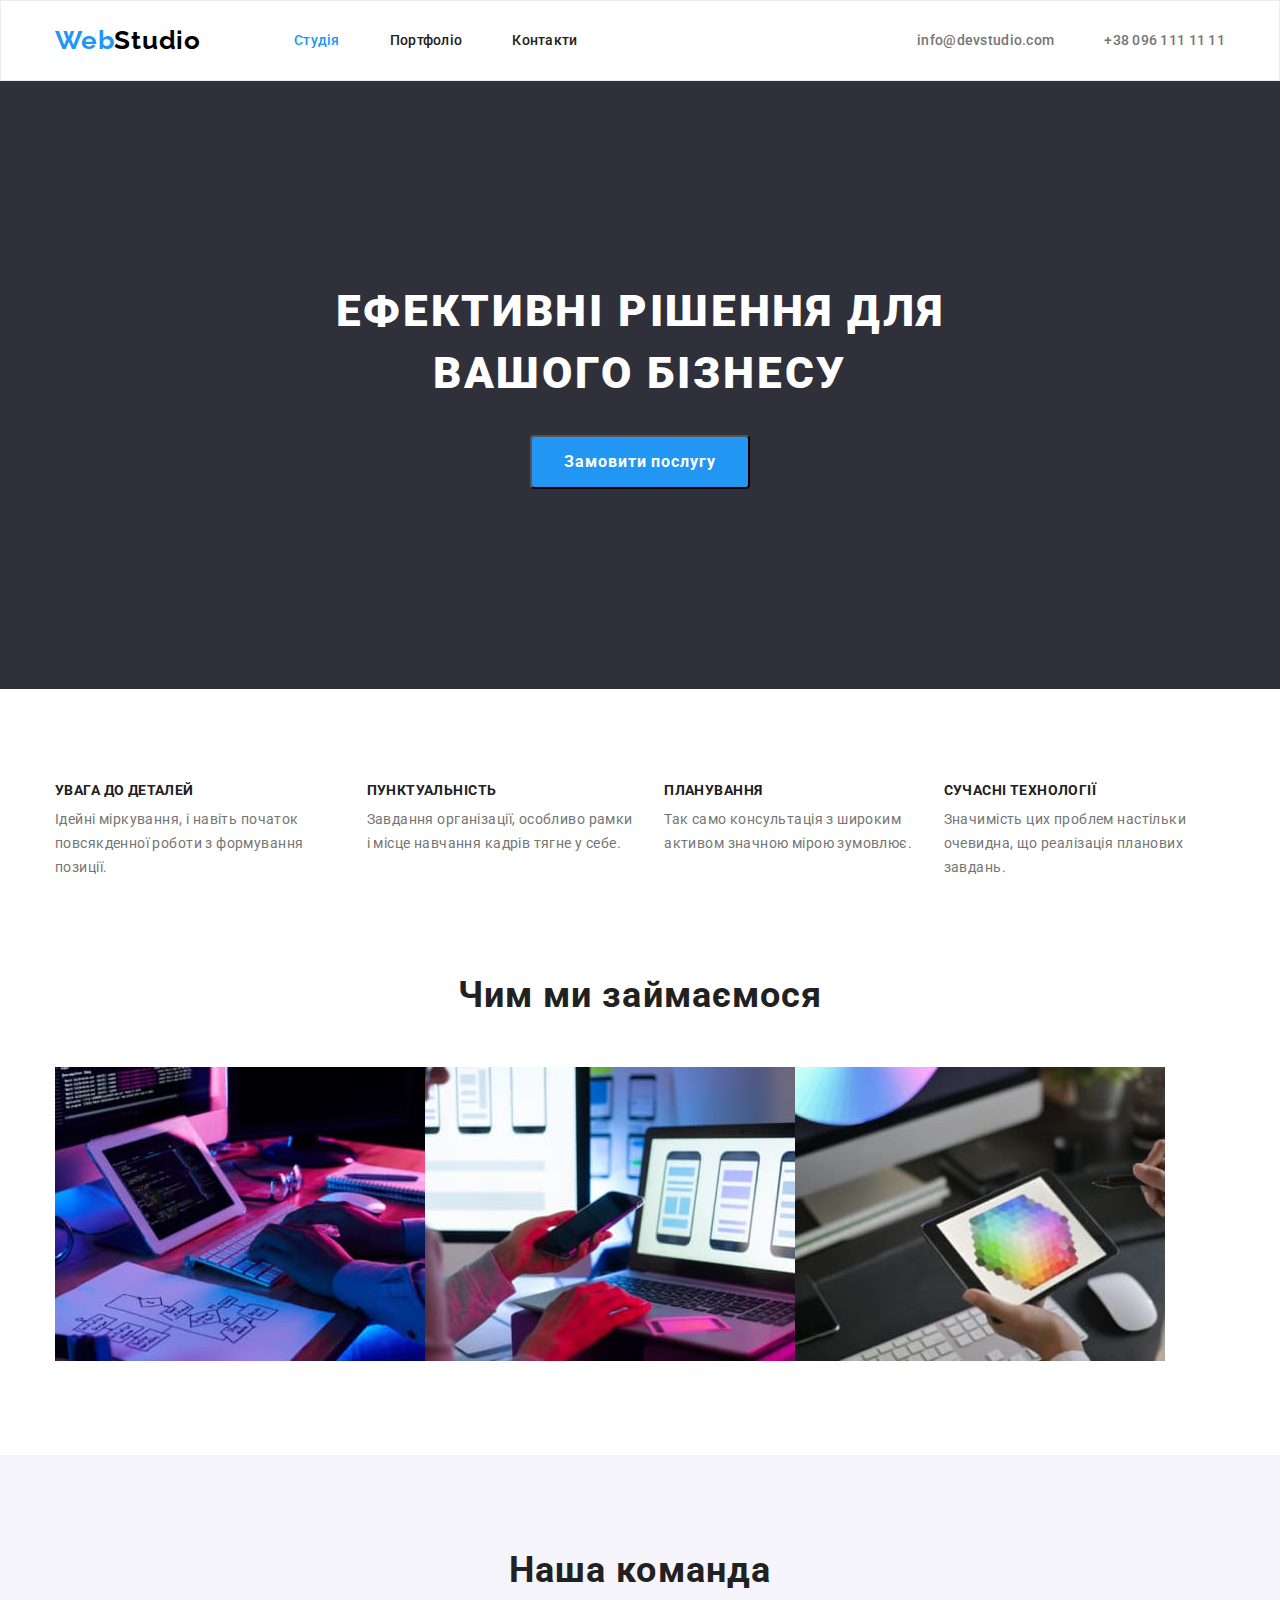
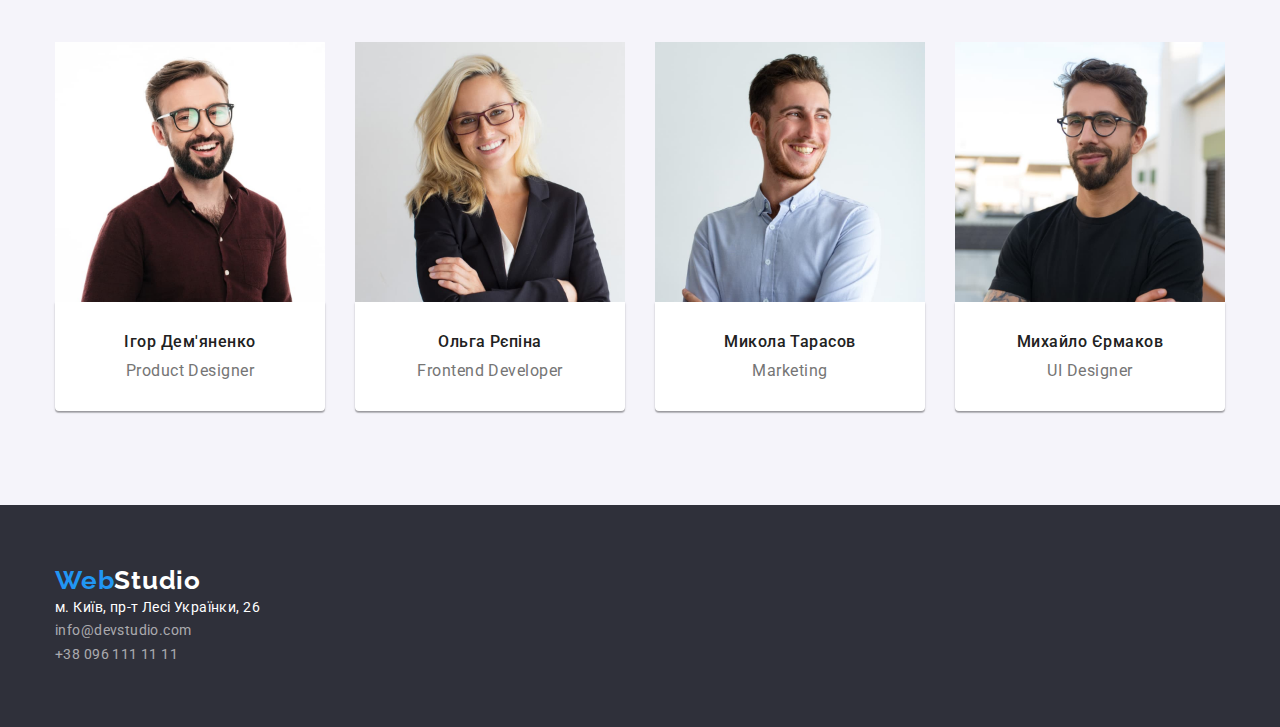
<file: index.html>
<!DOCTYPE html>
<html lang="uk">
  <head>
    <meta charset="UTF-8" />
    <meta http-equiv="X-UA-Compatible" content="IE=edge" />
    <meta name="viewport" content="width=device-width, initial-scale=1.0" />
    <title>Студія</title>
    <link rel="preconnect" href="https://fonts.googleapis.com" />
    <link rel="preconnect" href="https://fonts.gstatic.com" crossorigin />
    <link
      href="https://fonts.googleapis.com/css2?family=Raleway:wght@700&family=Roboto:wght@400;500;700;900&display=swap"
      rel="stylesheet"
    />
    <link
      rel="stylesheet"
      href="https://cdnjs.cloudflare.com/ajax/libs/modern-normalize/1.1.0/modern-normalize.min.css"
    />
    <link rel="stylesheet" href="./css/styles.css" />
  </head>
  <body>
    <!--Шапка сайта-->
    <header class="header">
      <div class="container header-box">
        <nav class="header-nav">
          <a href="index.html" class="header-logo"
            >Web<span class="accent-logo-header">Studio</span></a
          >
          <ul class="header-list-nav list">
            <li class="header-item"><a href="index.html" class="header-link current">Студія</a></li>
            <li class="header-item">
              <a href="portfolio.html" class="header-link">Портфоліо</a>
            </li>
            <li class="header-item"><a href="/" class="header-link">Контакти</a></li>
          </ul>
        </nav>
        <ul class="header-list list">
          <li class="header-item">
            <a href="mailto:info@devstudio.com" class="header-contact">info@devstudio.com</a>
          </li>
          <li class="header-item">
            <a href="tel:+380961111111" class="header-contact">+38 096 111 11 11</a>
          </li>
        </ul>
      </div>
    </header>
    <main>
      <!--Герой-->
      <section class="hero">
        <div class="container">
          <h1 class="hero-title">Ефективні рішення для вашого бізнесу</h1>
          <button type="button" class="hero-btn">Замовити послугу</button>
        </div>
      </section>
      <!--Особенности-->
      <section class="section sec-padding-bot-0">
        <div class="container">
          <h2 class="visually-hidden">Особливості</h2>
          <ul class="peculiarities-list list">
            <li class="peculiarities-item">
              <h3 class="peculiarities-title">Увага до деталей</h3>
              <p class="peculiarities-description">
                Ідейні міркування, і навіть початок повсякденної роботи з формування позиції.
              </p>
            </li>
            <li class="peculiarities-item">
              <h3 class="peculiarities-title">Пунктуальність</h3>
              <p class="peculiarities-description">
                Завдання організації, особливо рамки і місце навчання кадрів тягне у себе.
              </p>
            </li>
            <li class="peculiarities-item">
              <h3 class="peculiarities-title">Планування</h3>
              <p class="peculiarities-description">
                Так само консультація з широким активом значною мірою зумовлює.
              </p>
            </li>
            <li class="peculiarities-item">
              <h3 class="peculiarities-title">Сучасні технології</h3>
              <p class="peculiarities-description">
                Значимість цих проблем настільки очевидна, що реалізація планових завдань.
              </p>
            </li>
          </ul>
        </div>
      </section>
      <!--Чем мы занимаемся-->
      <section class="section">
        <div class="container">
          <h2 class="work-title">Чим ми займаємося</h2>
          <ul class="work-list list">
            <li class="work-item"><img src="./images/img-1.jpg" width="370" alt="технології" /></li>
            <li class="work-item">
              <img src="./images/img-2.jpg" width="370" alt="комунікація" />
            </li>
            <li class="work-item"><img src="./images/img-3.jpg" width="370" alt="малювання" /></li>
          </ul>
        </div>
      </section>
      <!--Наша команда-->
      <section class="section workers">
        <div class="container">
          <h2 class="team-title">Наша команда</h2>
          <ul class="workers-list list">
            <li class="workers-item">
              <img src="./images/worker-11.jpg" width="270" alt="працівник-1" class="img-workers" />
              <div class="card-workers">
                <h3 class="workers-title">Ігор Дем'яненко</h3>
                <p lang="en" class="workers-description">Product Designer</p>
              </div>
            </li>
            <li class="workers-item">
              <img src="./images/worker-12.jpg" width="270" alt="працівник-2" class="img-workers" />
              <div class="card-workers">
                <h3 class="workers-title">Ольга Рєпіна</h3>
                <p lang="en" class="workers-description">Frontend Developer</p>
              </div>
            </li>
            <li class="workers-item">
              <img src="./images/worker-13.jpg" width="270" alt="працівник-3" class="img-workers" />
              <div class="card-workers">
                <h3 class="workers-title">Микола Тарасов</h3>
                <p lang="en" class="workers-description">Marketing</p>
              </div>
            </li>
            <li class="workers-item">
              <img src="./images/worker-14.jpg" width="270" alt="працівник-4" class="img-workers" />
              <div class="card-workers">
                <h3 class="workers-title">Михайло Єрмаков</h3>
                <p lang="en" class="workers-description">UI Designer</p>
              </div>
            </li>
          </ul>
        </div>
      </section>
    </main>
    <!--Подвал-->
    <footer class="footer">
      <div class="container">
        <a href="index.html" class="footer-logo"
          >Web<span class="accent-logo-footer">Studio</span></a
        >
        <address class="add">
          <ul class="footer-list list">
            <li class="footer-add">
              <a
                href="https://goo.gl/maps/QgjhshZsRdCma7ik6"
                target="_blank"
                rel="noopener noreferrer nofollow"
                class="footer-link-add"
                >м. Київ, пр-т Лесі Українки, 26</a
              >
            </li>
            <li class="footer-mail">
              <a href="mailto:info@devstudio.com" class="footer-link">info@devstudio.com</a>
            </li>
            <li class="footer-contact">
              <a href="tel:+380961111111" class="footer-link">+38 096 111 11 11</a>
            </li>
          </ul>
        </address>
      </div>
    </footer>
  </body>
</html>
</file>
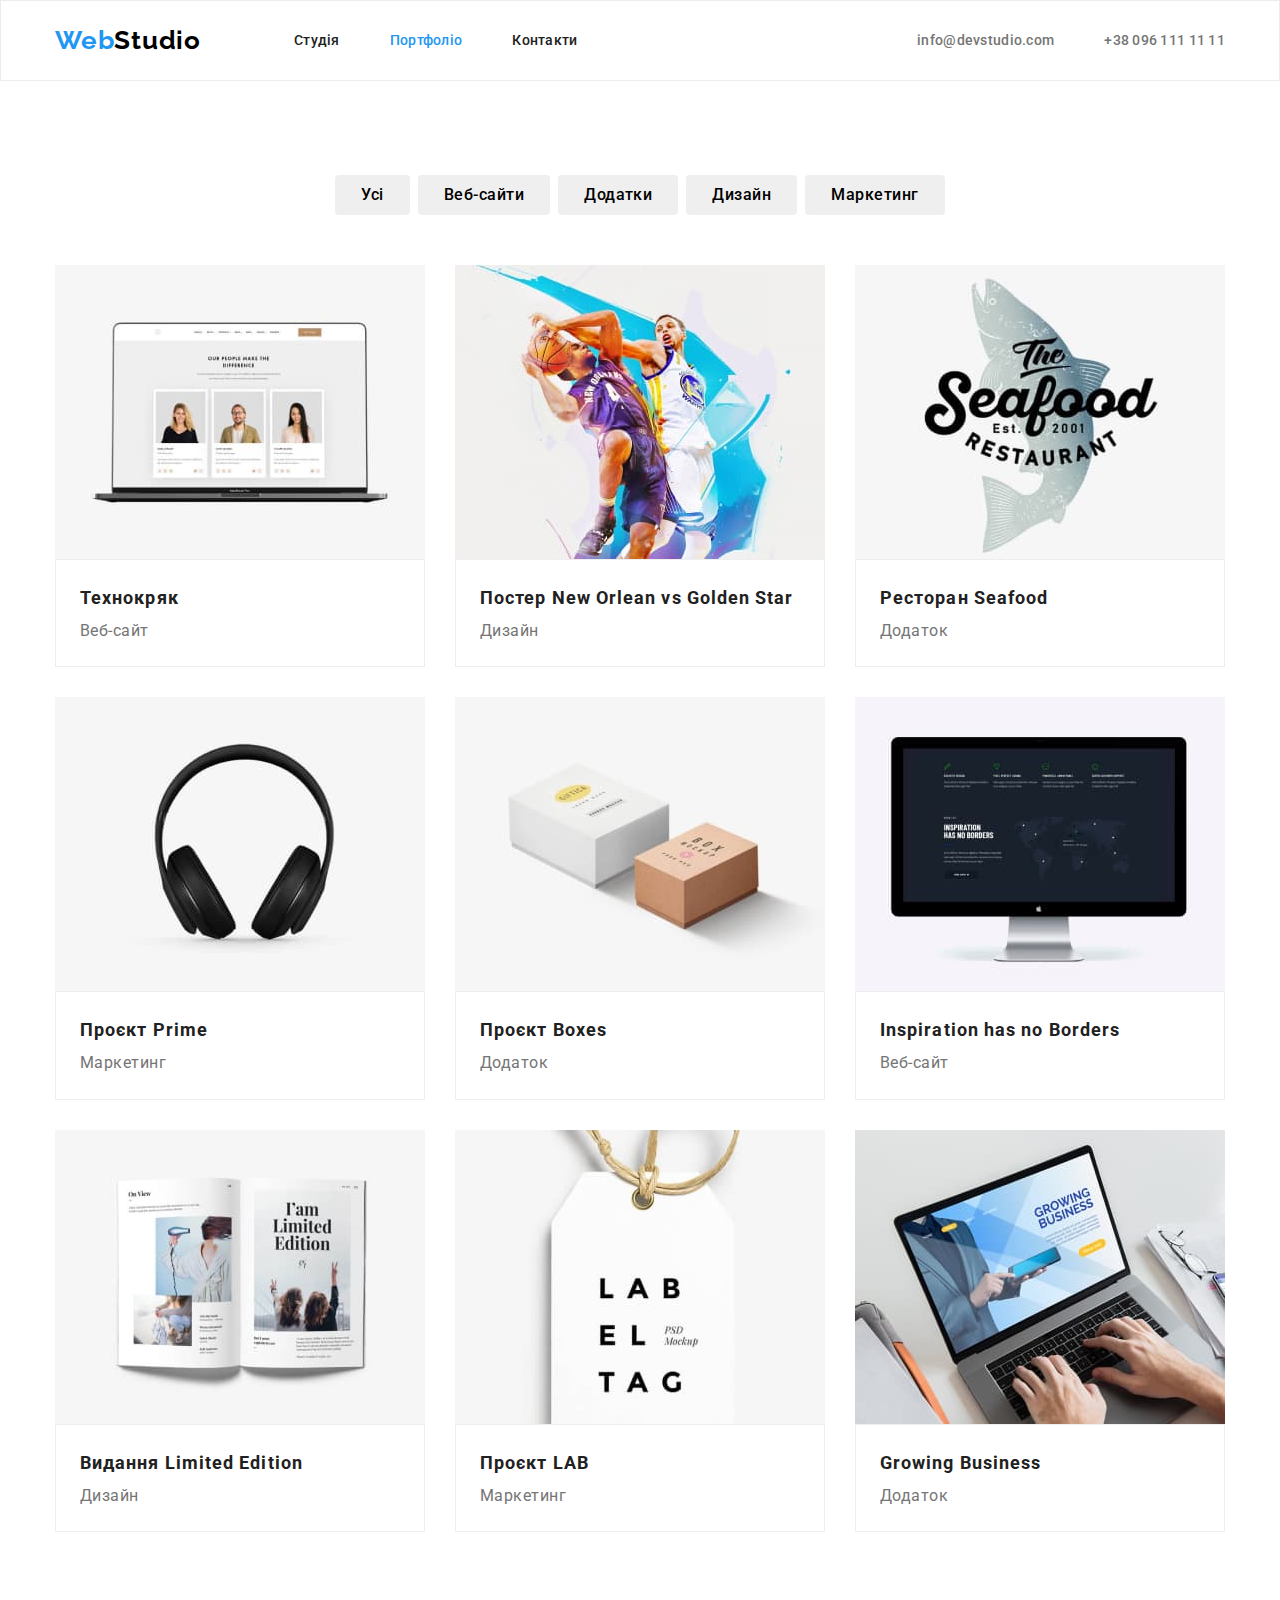
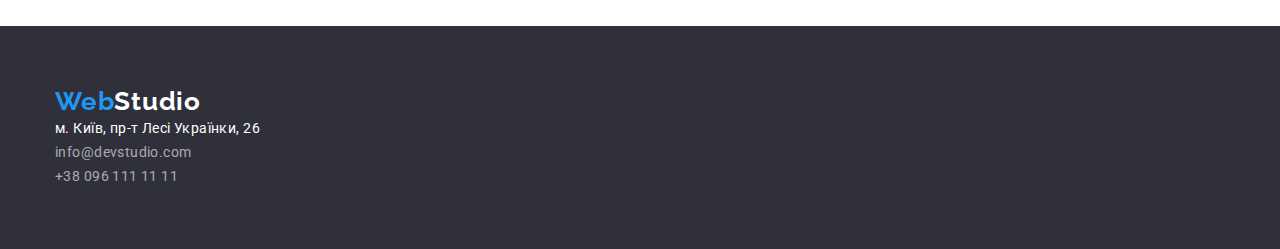
<file: portfolio.html>
<!DOCTYPE html>
<html lang="en">
  <head>
    <meta charset="UTF-8" />
    <meta http-equiv="X-UA-Compatible" content="IE=edge" />
    <meta name="viewport" content="width=device-width, initial-scale=1.0" />
    <title>Портфоліо</title>
    <link rel="preconnect" href="https://fonts.googleapis.com" />
    <link rel="preconnect" href="https://fonts.gstatic.com" crossorigin />
    <link
      href="https://fonts.googleapis.com/css2?family=Raleway:wght@700&family=Roboto:wght@400;500;700;900&display=swap"
      rel="stylesheet"
    />
    <link
      rel="stylesheet"
      href="https://cdnjs.cloudflare.com/ajax/libs/modern-normalize/1.1.0/modern-normalize.min.css"
    />
    <link rel="stylesheet" href="./css/styles.css" />
  </head>
  <body>
    <!--Шапка сайта-->
    <header class="header">
      <div class="container header-box">
        <nav class="header-nav">
          <a href="index.html" class="header-logo"
            >Web<span class="accent-logo-header">Studio</span></a
          >
          <ul class="header-list-nav list">
            <li class="header-item"><a href="index.html" class="header-link">Студія</a></li>
            <li class="header-item">
              <a href="portfolio.html" class="header-link current">Портфоліо</a>
            </li>
            <li class="header-item"><a href="/" class="header-link">Контакти</a></li>
          </ul>
        </nav>
        <ul class="header-list list">
          <li class="header-item">
            <a href="mailto:info@devstudio.com" class="header-contact">info@devstudio.com</a>
          </li>
          <li class="header-item">
            <a href="tel:+380961111111" class="header-contact">+38 096 111 11 11</a>
          </li>
        </ul>
      </div>
    </header>
    <main>
      <!--Кнопки-фильтры-->
      <section class="section">
        <div class="container">
          <h1 class="visually-hidden">Портфоліо</h1>
          <ul class="portfolio-list-btn list">
            <li class="portfolio-item-btn">
              <button type="button" class="portfolio-btn">Усі</button>
            </li>
            <li class="portfolio-item-btn">
              <button type="button" class="portfolio-btn">Веб-сайти</button>
            </li>
            <li class="portfolio-item-btn">
              <button type="button" class="portfolio-btn">Додатки</button>
            </li>
            <li class="portfolio-item-btn">
              <button type="button" class="portfolio-btn">Дизайн</button>
            </li>
            <li class="portfolio-item-btn">
              <button type="button" class="portfolio-btn">Маркетинг</button>
            </li>
          </ul>
          <!--Проекты-->
          <ul class="portfolio-list-photo list">
            <li class="portfolio-item">
              <img src="./images/img10.jpg" width="370" alt="приклад-роботи-1" />
              <div class="card">
                <h2 class="portfolio-title">Технокряк</h2>
                <p class="portfolio-description">Веб-сайт</p>
              </div>
            </li>
            <li class="portfolio-item">
              <img src="./images/img11.jpg" width="370" alt="приклад-роботи-2" />
              <div class="card">
                <h2 class="portfolio-title">Постер New Orlean vs Golden Star</h2>
                <p class="portfolio-description">Дизайн</p>
              </div>
            </li>
            <li class="portfolio-item">
              <img src="./images/img12.jpg" width="370" alt="приклад-роботи-3" />
              <div class="card">
                <h2 class="portfolio-title">Ресторан Seafood</h2>
                <p class="portfolio-description">Додаток</p>
              </div>
            </li>
            <li class="portfolio-item">
              <img src="./images/img13.jpg" width="370" alt="приклад-роботи-4" />
              <div class="card">
                <h2 class="portfolio-title">Проєкт Prime</h2>
                <p class="portfolio-description">Маркетинг</p>
              </div>
            </li>
            <li class="portfolio-item">
              <img src="./images/img14.jpg" width="370" alt="приклад-роботи-5" />
              <div class="card">
                <h2 class="portfolio-title">Проєкт Boxes</h2>
                <p class="portfolio-description">Додаток</p>
              </div>
            </li>
            <li class="portfolio-item">
              <img src="./images/img15.jpg" width="370" alt="приклад-роботи-6" />
              <div class="card">
                <h2 lang="en" class="portfolio-title">Inspiration has no Borders</h2>
                <p class="portfolio-description">Веб-сайт</p>
              </div>
            </li>
            <li class="portfolio-item">
              <img src="./images/img16.jpg" width="370" alt="приклад-роботи-7" />
              <div class="card">
                <h2 class="portfolio-title">Видання Limited Edition</h2>
                <p class="portfolio-description">Дизайн</p>
              </div>
            </li>
            <li class="portfolio-item">
              <img src="./images/img17.jpg" width="370" alt="приклад-роботи-8" />
              <div class="card">
                <h2 class="portfolio-title">Проєкт LAB</h2>
                <p class="portfolio-description">Маркетинг</p>
              </div>
            </li>
            <li class="portfolio-item">
              <img src="./images/img18.jpg" width="370" alt="приклад-роботи-9" />
              <div class="card">
                <h2 lang="en" class="portfolio-title">Growing Business</h2>
                <p class="portfolio-description">Додаток</p>
              </div>
            </li>
          </ul>
        </div>
      </section>
    </main>
    <!--Подвал-->
    <footer class="footer">
      <div class="container">
        <a href="index.html" class="footer-logo"
          >Web<span class="accent-logo-footer">Studio</span></a
        >
        <address class="add">
          <ul class="footer-list list">
            <li class="footer-add">
              <a
                href="https://goo.gl/maps/QgjhshZsRdCma7ik6"
                target="_blank"
                rel="noopener noreferrer nofollow"
                class="footer-link-add"
                >м. Київ, пр-т Лесі Українки, 26</a
              >
            </li>
            <li class="footer-mail">
              <a href="mailto:info@devstudio.com" class="footer-link">info@devstudio.com</a>
            </li>
            <li class="footer-contact">
              <a href="tel:+380961111111" class="footer-link">+38 096 111 11 11</a>
            </li>
          </ul>
        </address>
      </div>
    </footer>
  </body>
</html>
</file>
<file: css/styles.css>
:root {
  --primary-color: #212121;
  --secondary-color: #757575;
  --accent-add-color: rgba(255, 255, 255, 0.6);
  --accent-color: #2196f3;
  --accent-color-hero: #188ce8;
  --white-color: #ffffff;
  --black-color: #000000;
  --logo-color: #2196f3;
  --background-color: #2f303a;
  --background-color-team: #f5f4fa;
}

img {
  display: block;
}
h1,
h2,
h3,
h4,
h5,
h6,
ul,
p {
  margin: 0;
}
ul {
  padding-left: 0;
}
.list {
  list-style: none;
}
.visually-hidden {
  position: absolute;
  white-space: nowrap;
  width: 1px;
  height: 1px;
  overflow: hidden;
  border: 0;
  padding: 0;
  clip: rect(0 0 0 0);
  clip-path: inset(50%);
  margin: -1px;
}
.container {
  width: 1200px;
  margin: 0 auto;
  padding-left: 15px;
  padding-right: 15px;
}
.section {
  padding: 94px 0;
}
body {
  font-family: 'Roboto', sans-serif;
  color: var(--primary-color);
  font-weight: 400;
}
.header {
  border: 1px solid #ececec;
}
.header-logo,
.footer-logo {
  font-family: 'Raleway', sans-serif;
  font-weight: 700;
  font-size: 26px;
  line-height: 1.2;
  letter-spacing: 0.03em;
  text-decoration: none;
  color: var(--logo-color);
}
.accent-logo-header {
  color: var(--black-color);
}
.accent-logo-footer {
  color: var(--white-color);
}
.header-link,
.header-contact {
  display: block;
  padding-top: 32px;
  padding-bottom: 32px;
}
.header-item + .header-item {
  margin-left: 50px;
}
.header-box,
.header-nav {
  display: flex;
  align-items: center;
}
.header-list-nav {
  display: flex;
  margin-left: 93px;
}
.header-list {
  display: flex;
  margin-left: auto;
}
.header-link {
  font-weight: 500;
  font-size: 14px;
  line-height: 1.1;
  letter-spacing: 0.02em;
  text-decoration: none;
  color: var(--primary-color);
}
.header-list-nav .header-link.current {
  color: var(--accent-color);
}
.header-contact {
  font-weight: 500;
  font-size: 14px;
  line-height: 1.1;
  letter-spacing: 0.02em;
  color: var(--secondary-color);
  text-decoration: none;
}
.header-link:hover,
.header-link:focus {
  color: var(--accent-color);
}
.header-contact:hover,
.header-contact:focus {
  color: var(--accent-color);
}
.hero {
  background: var(--background-color);
  padding: 200px 0;
}
.hero-title {
  font-weight: 900;
  font-size: 44px;
  line-height: 1.4;
  text-align: center;
  letter-spacing: 0.06em;
  text-transform: uppercase;
  color: var(--white-color);
  max-width: 650px;
  margin: 0 auto;
  margin-bottom: 30px;
}
.hero-btn {
  display: block;
  margin: 0 auto;
  background: var(--accent-color);
  cursor: pointer;
  font-family: inherit;
  font-weight: 700;
  font-size: 16px;
  line-height: 1.9;
  letter-spacing: 0.06em;
  color: var(--white-color);
  padding: 10px 32px;
  border-radius: 4px;
}
.hero-btn:hover,
.hero-btn:focus {
  background: var(--accent-color-hero);
}
.sec-padding-bot-0 {
  padding-bottom: 0;
}
.peculiarities-list {
  display: flex;
}
.peculiarities-item + .peculiarities-item {
  padding-left: 30px;
}
.peculiarities-title {
  font-weight: 700;
  font-size: 14px;
  line-height: 1.1;
  letter-spacing: 0.03em;
  text-transform: uppercase;
  margin-bottom: 10px;
}
.peculiarities-description {
  font-size: 14px;
  line-height: 1.7;
  letter-spacing: 0.03em;
  color: var(--secondary-color);
}
.work-list {
  display: flex;
}
.work-item {
  flex-basis: calc((100%-2 * 30px) / 3);
}
.card-workers {
  padding: 30px;
  background: var(--white-color);
  box-shadow: 0px 1px 3px rgb(0 0 0 / 12%), 0px 1px 1px rgb(0 0 0 / 14%),
    0px 2px 1px rgb(0 0 0 / 20%);
  border-radius: 0px 0px 4px 4px;
}
.workers {
  background: var(--background-color-team);
}
.workers-list {
  display: flex;
  gap: 30px;
}
.workers-item {
  flex-basis: calc((100%-3 * 30px) / 4);
}
.workers-title {
  font-weight: 500;
  font-size: 16px;
  line-height: 1.2;
  letter-spacing: 0.03em;
  text-align: center;
  margin-bottom: 10px;
}
.workers-description {
  font-size: 16px;
  line-height: 1.2;
  letter-spacing: 0.03em;
  color: var(--secondary-color);
  text-align: center;
}
.team-title,
.work-title {
  font-weight: 700;
  font-size: 36px;
  line-height: 1.2;
  text-align: center;
  letter-spacing: 0.03em;
  margin-bottom: 50px;
}
.footer {
  background: var(--background-color);
  padding-top: 60px;
  padding-bottom: 60px;
}
.footer-link-add {
  font-style: normal;
  font-size: 14px;
  line-height: 1.7;
  letter-spacing: 0.03em;
  color: var(--white-color);
  text-decoration: none;
}
.footer-link {
  font-style: normal;
  font-size: 14px;
  line-height: 1.7;
  letter-spacing: 0.03em;
  color: var(--accent-add-color);
  text-decoration: none;
}
.footer-link-add:hover,
.footer-link-add:focus {
  color: var(--accent-color);
}
.footer-link:hover,
.footer-link:focus {
  color: var(--accent-color);
}
.portfolio-btn {
  cursor: pointer;
  font-family: inherit;
  font-weight: 500;
  font-size: 16px;
  line-height: 1.6;
  text-align: center;
  letter-spacing: 0.03em;
  border: 1px solid transparent;
  border-radius: 4px;
  padding: 6px 25px 6px 25px;
}
.portfolio-btn:hover,
.portfolio-btn:focus {
  background: var(--accent-color);
  color: var(--white-color);
}
.card {
  border: 1px solid #eeeeee;
  padding: 20px 24px 20px 24px;
}
.portfolio-title {
  font-weight: 700;
  font-size: 18px;
  line-height: 2;
  letter-spacing: 0.06em;
}
.portfolio-description {
  font-size: 16px;
  line-height: 1.9;
  letter-spacing: 0.03em;
  color: var(--secondary-color);
}
.portfolio-list-btn {
  display: flex;
  justify-content: center;
  margin-bottom: 50px;
}
.portfolio-item-btn + .portfolio-item-btn {
  margin-left: 8px;
}
.portfolio-list-photo {
  display: flex;
  flex-wrap: wrap;
  gap: 30px;
}
.portfolio-item {
  flex-basis: calc(100% / 3 - 30px);
  background: #ffffff;
}
</file>
